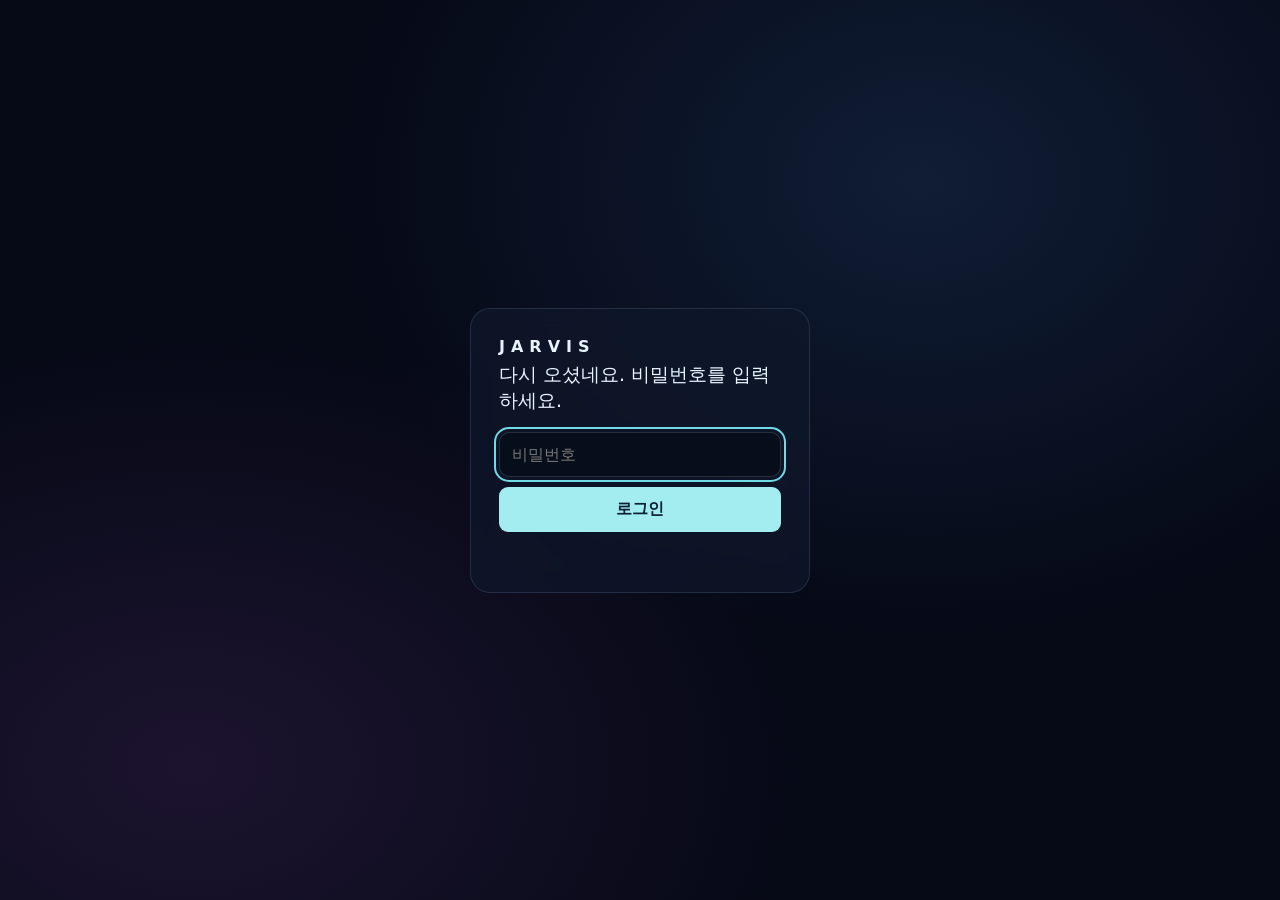
<file: login.html>
<!doctype html>
<html lang="ko"><meta charset="utf-8"><meta name="viewport" content="width=device-width,initial-scale=1"><title>JARVIS · 로그인</title>
<style>
:root{color-scheme:dark;font-family:system-ui,sans-serif;color:#e7f4ff;background:#060916}*{box-sizing:border-box}
body{margin:0;min-height:100vh;display:grid;place-items:center;background:radial-gradient(ellipse at 72% 20%,#19315380,transparent 45%),radial-gradient(ellipse at 15% 85%,#321e4880,transparent 40%),#060916}
.card{width:min(340px,90vw);background:#10182bbb;border:1px solid #b0d4ff22;border-radius:20px;padding:28px;backdrop-filter:blur(12px)}
.brand{font-weight:700;letter-spacing:6px;margin-bottom:6px}
h1{font-size:19px;font-weight:400;margin:0 0 18px}
input{width:100%;background:#070e1b;color:#edf8ff;border:1px solid #ffffff22;border-radius:10px;padding:12px;font:inherit;margin-bottom:10px}
input:focus,button:focus-visible{outline:2px solid #70dbe7;outline-offset:3px}
button{width:100%;border:0;border-radius:9px;background:#a3edf1;color:#092132;padding:12px;cursor:pointer;font:inherit;font-weight:600}
button:disabled{opacity:.5;cursor:wait}
#status{min-height:20px;color:#ff9f9f;font-size:13px;margin-top:12px}
</style>
<body><div class="card">
<div class="brand">JARVIS</div>
<h1>다시 오셨네요. 비밀번호를 입력하세요.</h1>
<input id="password" type="password" autocomplete="current-password" placeholder="비밀번호" autofocus>
<button id="submit">로그인</button>
<div id="status" role="status" aria-live="polite"></div>
</div>
<script>
const token='__TOKEN__';
const $=id=>document.getElementById(id);
const status=t=>$('status').textContent=t;
async function submit(){
  const pw=$('password').value;
  if(!pw){status('비밀번호를 입력하세요.');return;}
  $('submit').disabled=true;
  try{
    const res=await fetch('/api/login',{method:'POST',headers:{'Content-Type':'application/json','X-Jarvis-Token':token},body:JSON.stringify({password:pw})});
    const data=await res.json();
    if(!res.ok)throw Error(data.error||'로그인하지 못했어요.');
    location.href='/';
  }catch(e){status(e.message);$('submit').disabled=false;$('password').value='';$('password').focus();}
}
$('submit').onclick=submit;
$('password').addEventListener('keydown',e=>{if(e.key==='Enter')submit();});
</script>
</body></html>
</file>
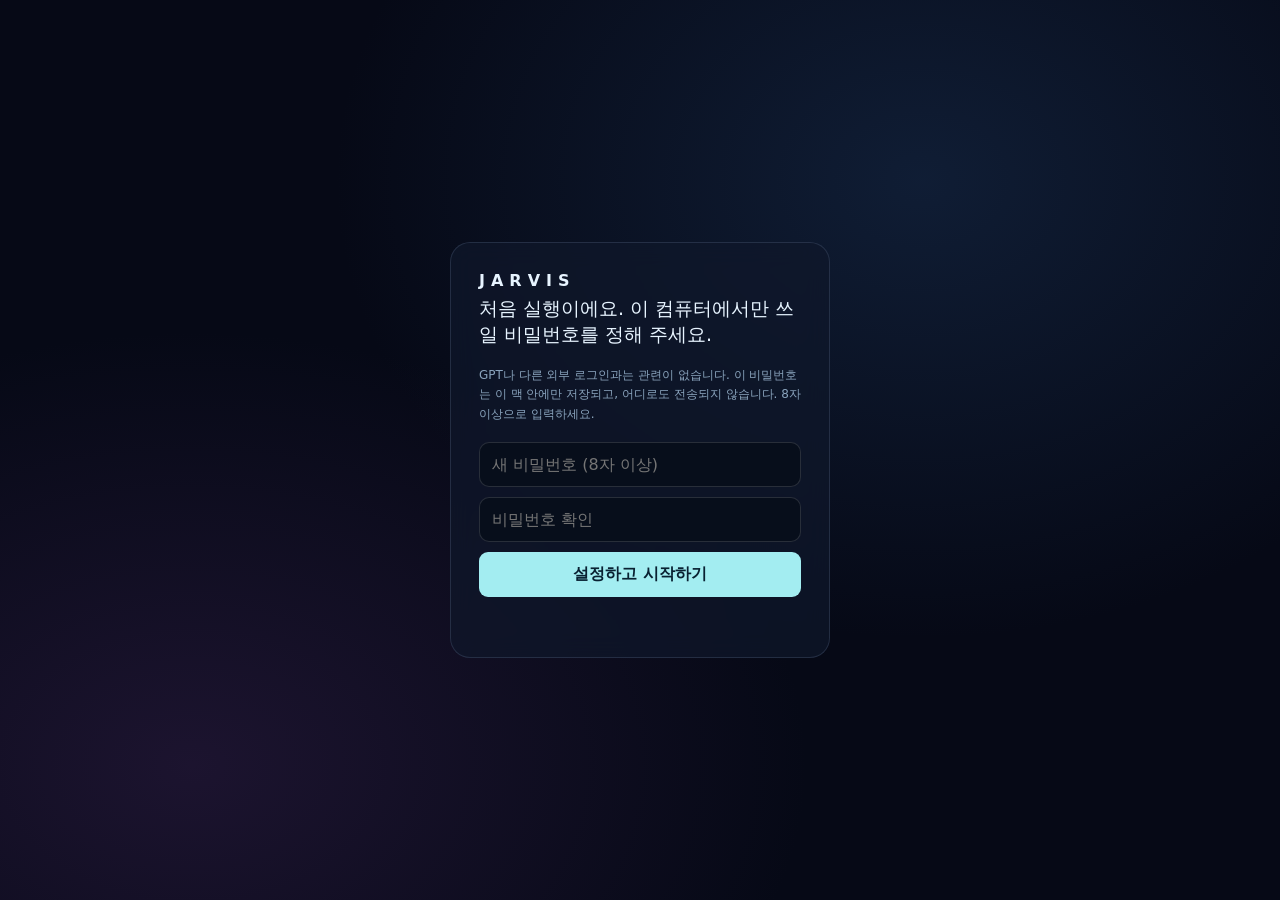
<file: setup.html>
<!doctype html>
<html lang="ko"><meta charset="utf-8"><meta name="viewport" content="width=device-width,initial-scale=1"><title>JARVIS · 비밀번호 설정</title>
<style>
:root{color-scheme:dark;font-family:system-ui,sans-serif;color:#e7f4ff;background:#060916}*{box-sizing:border-box}
body{margin:0;min-height:100vh;display:grid;place-items:center;background:radial-gradient(ellipse at 72% 20%,#19315380,transparent 45%),radial-gradient(ellipse at 15% 85%,#321e4880,transparent 40%),#060916}
.card{width:min(380px,90vw);background:#10182bbb;border:1px solid #b0d4ff22;border-radius:20px;padding:28px;backdrop-filter:blur(12px)}
.brand{font-weight:700;letter-spacing:6px;margin-bottom:6px}
h1{font-size:19px;font-weight:400;margin:0 0 18px}
p.small{font-size:12px;color:#8aa4bd;line-height:1.6;margin:0 0 18px}
input{width:100%;background:#070e1b;color:#edf8ff;border:1px solid #ffffff22;border-radius:10px;padding:12px;font:inherit;margin-bottom:10px}
input:focus,button:focus-visible{outline:2px solid #70dbe7;outline-offset:3px}
button{width:100%;border:0;border-radius:9px;background:#a3edf1;color:#092132;padding:12px;cursor:pointer;font:inherit;font-weight:600}
button:disabled{opacity:.5;cursor:wait}
#status{min-height:20px;color:#ff9f9f;font-size:13px;margin-top:12px}
</style>
<body><div class="card">
<div class="brand">JARVIS</div>
<h1>처음 실행이에요. 이 컴퓨터에서만 쓰일 비밀번호를 정해 주세요.</h1>
<p class="small">GPT나 다른 외부 로그인과는 관련이 없습니다. 이 비밀번호는 이 맥 안에만 저장되고, 어디로도 전송되지 않습니다. 8자 이상으로 입력하세요.</p>
<input id="password" type="password" autocomplete="new-password" placeholder="새 비밀번호 (8자 이상)">
<input id="confirm" type="password" autocomplete="new-password" placeholder="비밀번호 확인">
<button id="submit">설정하고 시작하기</button>
<div id="status" role="status" aria-live="polite"></div>
</div>
<script>
const token='__TOKEN__';
const $=id=>document.getElementById(id);
const status=t=>$('status').textContent=t;
async function submit(){
  const pw=$('password').value, confirm=$('confirm').value;
  if(pw.length<8){status('비밀번호는 8자 이상으로 입력하세요.');return;}
  if(pw!==confirm){status('두 비밀번호가 서로 달라요.');return;}
  $('submit').disabled=true;
  try{
    const res=await fetch('/api/setup',{method:'POST',headers:{'Content-Type':'application/json','X-Jarvis-Token':token},body:JSON.stringify({password:pw})});
    const data=await res.json();
    if(!res.ok)throw Error(data.error||'설정하지 못했어요.');
    location.href='/';
  }catch(e){status(e.message);$('submit').disabled=false;}
}
$('submit').onclick=submit;
$('confirm').addEventListener('keydown',e=>{if(e.key==='Enter')submit();});
</script>
</body></html>
</file>
